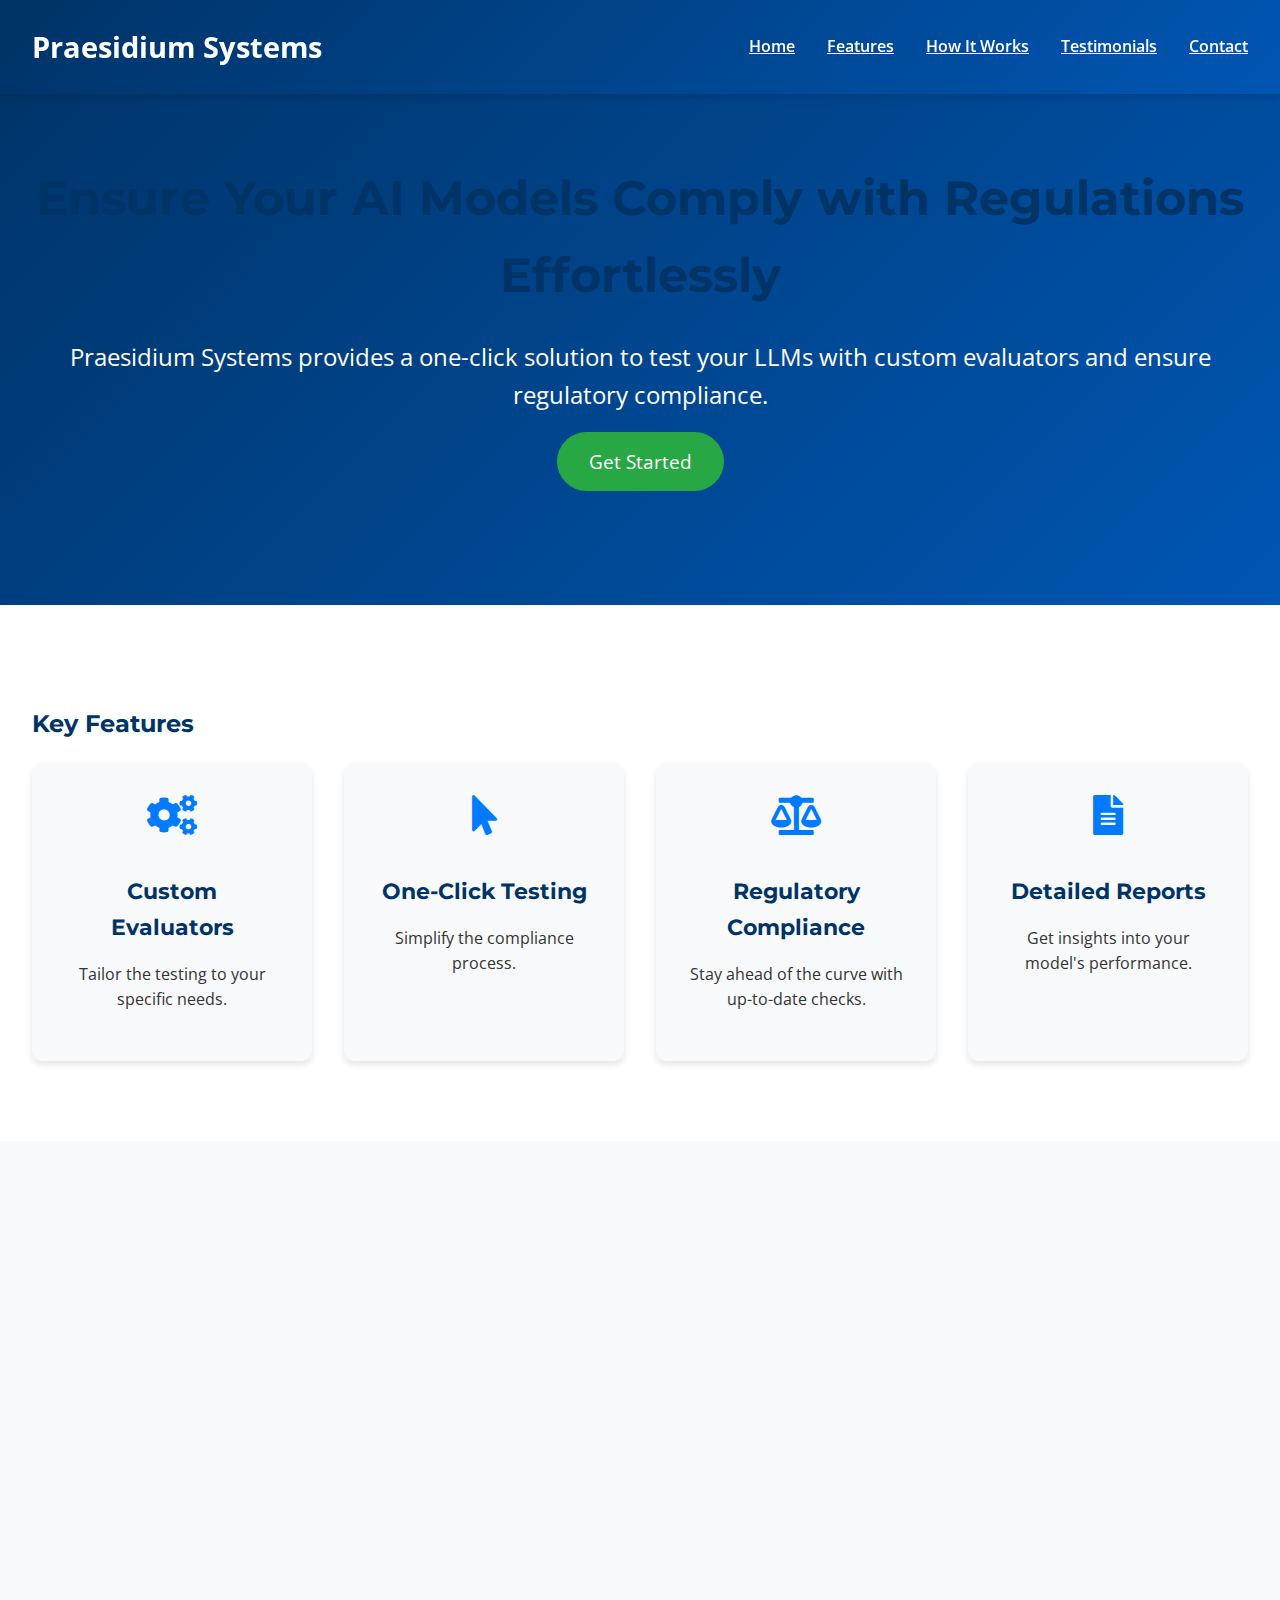
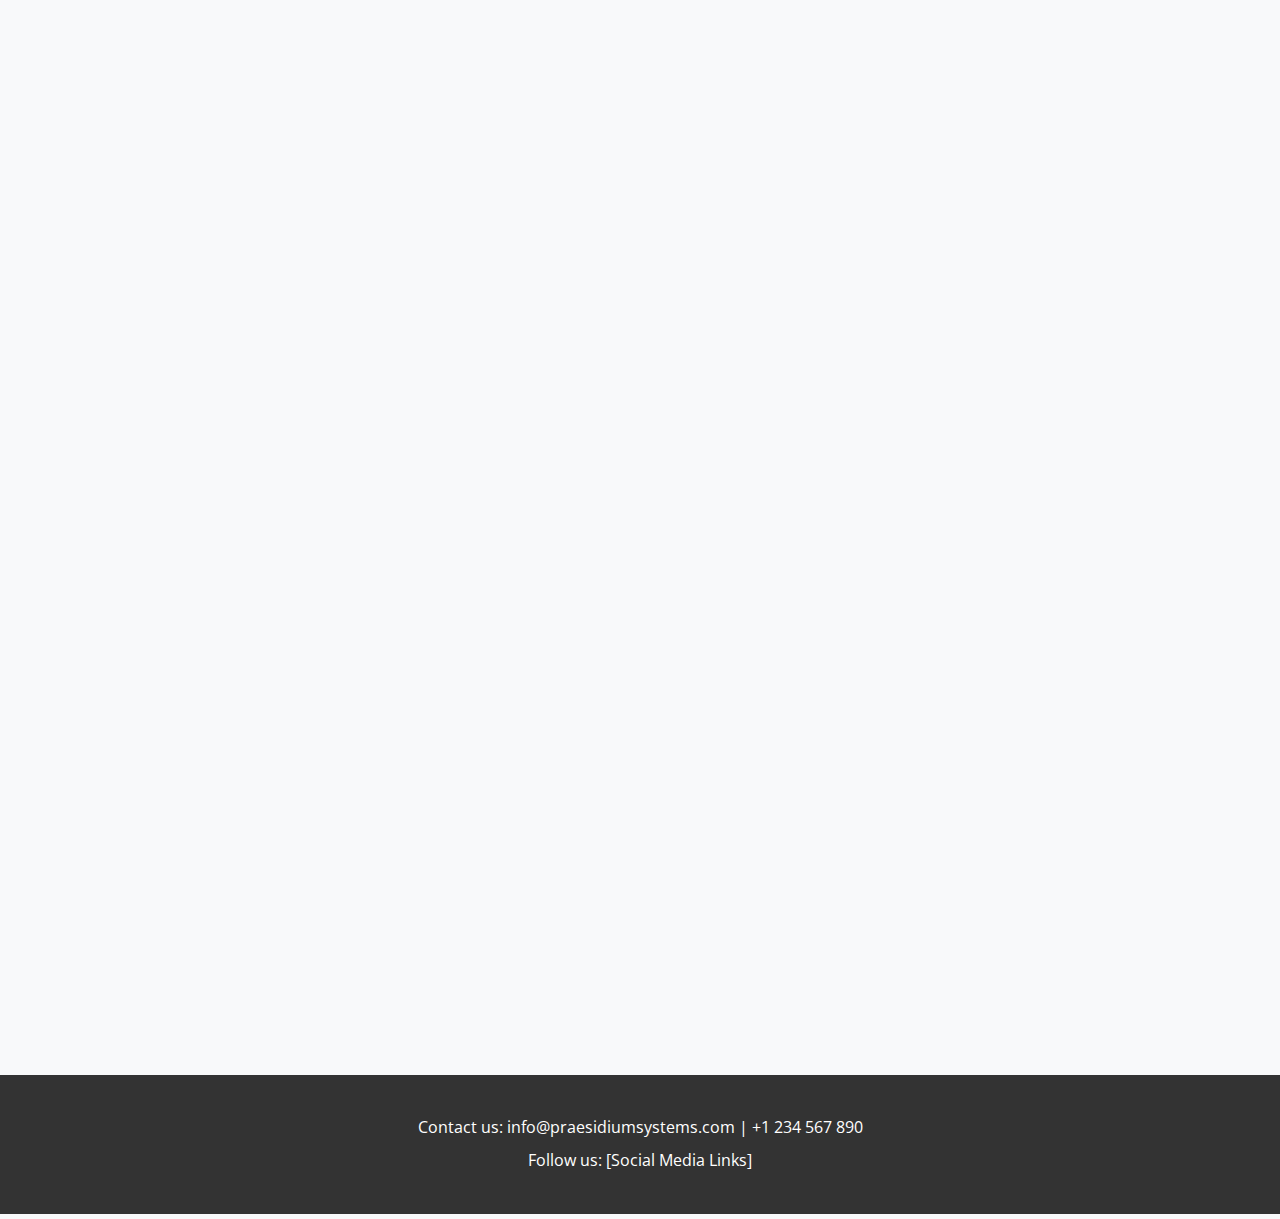
<file: index(1).html>
<script type="text/javascript">
        var gk_isXlsx = false;
        var gk_xlsxFileLookup = {};
        var gk_fileData = {};
        function filledCell(cell) {
          return cell !== '' && cell != null;
        }
        function loadFileData(filename) {
        if (gk_isXlsx && gk_xlsxFileLookup[filename]) {
            try {
                var workbook = XLSX.read(gk_fileData[filename], { type: 'base64' });
                var firstSheetName = workbook.SheetNames[0];
                var worksheet = workbook.Sheets[firstSheetName];

                // Convert sheet to JSON to filter blank rows
                var jsonData = XLSX.utils.sheet_to_json(worksheet, { header: 1, blankrows: false, defval: '' });
                // Filter out blank rows (rows where all cells are empty, null, or undefined)
                var filteredData = jsonData.filter(row => row.some(filledCell));

                // Heuristic to find the header row by ignoring rows with fewer filled cells than the next row
                var headerRowIndex = filteredData.findIndex((row, index) =>
                  row.filter(filledCell).length >= filteredData[index + 1]?.filter(filledCell).length
                );
                // Fallback
                if (headerRowIndex === -1 || headerRowIndex > 25) {
                  headerRowIndex = 0;
                }

                // Convert filtered JSON back to CSV
                var csv = XLSX.utils.aoa_to_sheet(filteredData.slice(headerRowIndex)); // Create a new sheet from filtered array of arrays
                csv = XLSX.utils.sheet_to_csv(csv, { header: 1 });
                return csv;
            } catch (e) {
                console.error(e);
                return "";
            }
        }
        return gk_fileData[filename] || "";
        }
        </script><!DOCTYPE html>
<html lang="en">
<head>
    <meta charset="UTF-8">
    <meta name="viewport" content="width=device-width, initial-scale=1.0">
    <title>Praesidium Systems</title>
    <link href="https://fonts.googleapis.com/css2?family=Montserrat:wght@700&family=Open+Sans&display=swap" rel="stylesheet">
    <link rel="stylesheet" href="https://cdnjs.cloudflare.com/ajax/libs/font-awesome/5.15.4/css/all.min.css">
    <link rel="stylesheet" href="styles.css">
</head>
<body>
    <header>
        <div class="logo">Praesidium Systems</div>
        <nav>
            <ul>
                <li><a href="#hero">Home</a></li>
                <li><a href="#features">Features</a></li>
                <li><a href="#how-it-works">How It Works</a></li>
                <li><a href="#testimonials">Testimonials</a></li>
                <li><a href="#contact">Contact</a></li>
            </ul>
        </nav>
        <div class="hamburger">☰</div>
    </header>
    <main>
        <section id="hero">
            <h1>Ensure Your AI Models Comply with Regulations Effortlessly</h1>
            <p>Praesidium Systems provides a one-click solution to test your LLMs with custom evaluators and ensure regulatory compliance.</p>
            <a href="#contact" class="cta-button">Get Started</a>
        </section>
        <section id="features" class="animate-on-scroll">
            <h2>Key Features</h2>
            <div class="features-container">
                <div class="feature-card">
                    <i class="fas fa-cogs"></i>
                    <h3>Custom Evaluators</h3>
                    <p>Tailor the testing to your specific needs.</p>
                </div>
                <div class="feature-card">
                    <i class="fas fa-mouse-pointer"></i>
                    <h3>One-Click Testing</h3>
                    <p>Simplify the compliance process.</p>
                </div>
                <div class="feature-card">
                    <i class="fas fa-balance-scale"></i>
                    <h3>Regulatory Compliance</h3>
                    <p>Stay ahead of the curve with up-to-date checks.</p>
                </div>
                <div class="feature-card">
                    <i class="fas fa-file-alt"></i>
                    <h3>Detailed Reports</h3>
                    <p>Get insights into your model's performance.</p>
                </div>
            </div>
        </section>
        <section id="how-it-works" class="animate-on-scroll">
            <h2>How It Works</h2>
            <div class="steps-container">
                <div class="step">
                    <h3>Step 1</h3>
                    <p>Upload your AI model.</p>
               彼此:1px solid #000000; border-radius: 5px; padding: 10px; margin: 10px 0;">Upload your AI model.</p>
                </div>
                <div class="step">
                    <h3>Step 2</h3>
                    <p>Select or customize evaluators.</p>
                </div>
                <div class="step">
                    <h3>Step 3</h3>
                    <p>Run the test with one click.</p>
                </div>
                <div class="step">
                    <h3>Step 4</h3>
                    <p>Review the compliance report.</p>
                </div>
            </div>
        </section>
        <section id="testimonials" class="animate-on-scroll">
            <h2>What Our Clients Say</h2>
            <div class="testimonials-container">
                <div class="testimonial">
                    <i class="fas fa-quote-left"></i>
                    <p>"Praesidium Systems made compliance testing a breeze!"</p>
                    <p>- Client A</p>
                    <i class="fas fa-quote-right"></i>
                </div>
                <div class="testimonial">
                    <i class="fas fa-quote-left"></i>
                    <p>"The custom evaluators are a game-changer."</p>
                    <p>- Client B</p>
                    <i class="fas fa-quote-right"></i>
                </div>
            </div>
        </section>
        <section id="contact" class="animate-on-scroll">
            <h2>Get in Touch</h2>
            <form>
                <input type="text" placeholder="Name" required>
                <input type="email" placeholder="Email" required>
                <textarea placeholder="Message" rows="5" required></textarea>
                <button type="submit">Send</button>
            </form>
        </section>
    </main>
    <footer>
        <p>Contact us: info@praesidiumsystems.com | +1 234 567 890</p>
        <p>Follow us: [Social Media Links]</p>
    </footer>
    <script src="scripts.js"></script>
</body>
</html>
</file>
<file: styles.css>
/* General Styles */
* {
    box-sizing: border-box;
}

body {
    font-family: 'Open Sans', sans-serif;
    margin: 0;
    padding: 0;
    background-color: #f8f9fa;
    color: #333;
    line-height: 1.6;
}

h1, h2, h3 {
    font-family: 'Montserrat', sans-serif;
    color: #003366;
}

/* Header */
header {
    background: linear-gradient(135deg, #003366, #0056b3);
    padding: 1.5rem 2rem;
    box-shadow: 0 4px 6px rgba(0,0,0,0.1);
    position: fixed;
    width: 100%;
    top: 0;
    z-index: 1000;
    display: flex;
    justify-content: space-between;
    align-items: center;
    color: #fff;
}

.logo {
    font-size: 1.8rem;
    font-weight: 700;
}

nav ul {
    list-style: none;
    margin: 0;
    padding: 0;
    display: flex;
    align-items: center;
}

nav ul li {
    margin-left: 2rem;
}

nav ul li a {
    color: #fff;
    font-weight: 600;
    transition: color 0.3s ease, transform 0.3s ease;
}

nav ul li a:hover {
    color: #ccc;
    transform: translateY(-2px);
}

.hamburger {
    display: none;
    font-size: 1.8rem;
    cursor: pointer;
}

/* Hero Section */
#hero {
    background: linear-gradient(135deg, #003366, #0056b3);
    color: #fff;
    padding: 8rem 2rem;
    text-align: center;
    position: relative;
    overflow: hidden;
}

#hero::before {
    content: '';
    position: absolute;
    top: 0;
    left: 0;
    width: 100%;
    height: 100%;
    background: url('https://www.freepik.com/free-photo/abstract-digital-background-with-neural-network_12345678.htm') no-repeat center/cover;
    opacity: 0.2;
    z-index: 0;
}

#hero h1 {
    font-size: 3rem;
    margin-bottom: 1.5rem;
    position: relative;
    z-index: 1;
}

#hero p {
    font-size: 1.5rem;
    margin-bottom: 2rem;
    position: relative;
    z-index: 1;
}

.cta-button {
    background-color: #28a745;
    color: #fff;
    padding: 1rem 2rem;
    font-size: 1.2rem;
    border-radius: 50px;
    text-decoration: none;
    transition: background-color 0.3s ease, transform 0.3s ease;
    position: relative;
    z-index: 1;
}

.cta-button:hover {
    background-color: #218838;
    transform: translateY(-3px);
}

/* Features Section */
#features {
    padding: 5rem 2rem;
    background-color: #fff;
}

.features-container {
    display: grid;
    grid-template-columns: repeat(auto-fit, minmax(200px, 1fr));
    gap: 2rem;
    justify-items: center;
}

.feature-card {
    background-color: #f8f9fa;
    padding: 2rem;
    border-radius: 10px;
    box-shadow: 0 4px 6px rgba(0,0,0,0.1);
    transition: transform 0.3s ease, box-shadow 0.3s ease;
    text-align: center;
}

.feature-card:hover {
    transform: translateY(-10px);
    box-shadow: 0 8px 12px rgba(0,0,0,0.2);
}

.feature-card i {
    font-size: 2.5rem;
    color: #007bff;
    margin-bottom: 1rem;
}

.feature-card h3 {
    font-size: 1.4rem;
    margin-bottom: 0.5rem;
}

/* How It Works Section */
#how-it-works {
    padding: 5rem 2rem;
    background-color: #f4f4f4;
}

.steps-container {
    display: grid;
    grid-template-columns: repeat(auto-fit, minmax(200px, 1fr));
    gap: 2rem;
    justify-items: center;
}

.step {
    background-color: #fff;
    padding: 2rem;
    border-radius: 10px;
    box-shadow: 0 4px 6px rgba(0,0,0,0.1);
    transition: transform 0.3s ease, box-shadow 0.3s ease;
    text-align: center;
}

.step:hover {
    transform: translateY(-10px);
    box-shadow: 0 8px 12px rgba(0,0,0,0.2);
}

.step h3 {
    font-size: 1.4rem;
    margin-bottom: 0.5rem;
}

/* Testimonials Section */
#testimonials {
    padding: 5rem 2rem;
    background-color: #fff;
}

.testimonials-container {
    display: grid;
    grid-template-columns: repeat(auto-fit, minmax(250px, 1fr));
    gap: 2rem;
    justify-items: center;
}

.testimonial {
    background-color: #f8f9fa;
    padding: 2rem;
    border-radius: 10px;
    box-shadow: 0 4px 6px rgba(0,0,0,0.1);
    transition: transform 0.3s ease, box-shadow 0.3s ease;
    text-align: center;
}

.testimonial:hover {
    transform: translateY(-10px);
    box-shadow: 0 8px 12px rgba(0,0,0,0.2);
}

.testimonial i {
    font-size: 1.5rem;
    color: #007bff;
    margin: 0.5rem 0;
}

.testimonial p {
    font-style: italic;
}

/* Contact Section */
#contact {
    padding: 5rem 2rem;
    background-color: #f4f4f4;
}

form {
    display: flex;
    flex-direction: column;
    align-items: center;
    max-width: 500px;
    margin: 0 auto;
}

input, textarea {
    width: 100%;
    padding: 0.8rem;
    margin: 0.5rem 0;
    border: 1px solid #ccc;
    border-radius: 5px;
    font-size: 1rem;
    transition: border-color 0.3s ease;
}

input:focus, textarea:focus {
    border-color: #007bff;
    outline: none;
}

button {
    background-color: #007bff;
    color: #fff;
    padding: 0.8 Ascendancy: 1px solid #000000; border-radius: 5px;
    cursor: pointer;
    transition: background-color 0.3s ease, transform 0.3s ease;
}

button:hover {
    background-color: #0056b3;
    transform: translateY(-3px);
}

/* Footer */
footer {
    background-color: #333;
    color: #fff;
    padding: 2rem;
    text-align: center;
}

footer p {
    margin: 0.5rem 0;
}

/* Animations */
.animate-on-scroll {
    opacity: 0;
    transform: translateY(20px);
    transition: opacity 0.5s ease, transform 0.5s ease;
}

.animate-on-scroll.animated {
    opacity: 1;
    transform: translateY(0);
}

/* Responsive Design */
@media (max-width: 768px) {
    nav ul {
        display: none;
        flex-direction: column;
        position: absolute;
        top: 80px;
        left: 0;
        width: 100%;
        background-color: #003366;
        padding: 1rem;
    }

    nav ul.active {
        display: flex;
    }

    nav ul li {
        margin: 1rem 0;
    }

    #hero h1 {
        font-size: 2.5rem;
    }

    #hero p {
        font-size: 1.2rem;
    }

    .features-container, .steps-container, .testimonials-container {
        grid-template-columns: 1fr;
    }

    .feature-card, .step, .testimonial {
        width: 100%;
        max-width: 350px;
    }

    input, textarea {
        width: 100%;
    }
}

@media (max-width: 480px) {
    #hero {
        padding: 6rem 1rem;
    }

    #hero h1 {
        font-size: 2rem;
    }

    #hero p {
        font-size: 1rem;
    }

    .cta-button {
        padding: 0.8rem 1.5rem;
        font-size: 1rem;
    }
}
</file>
